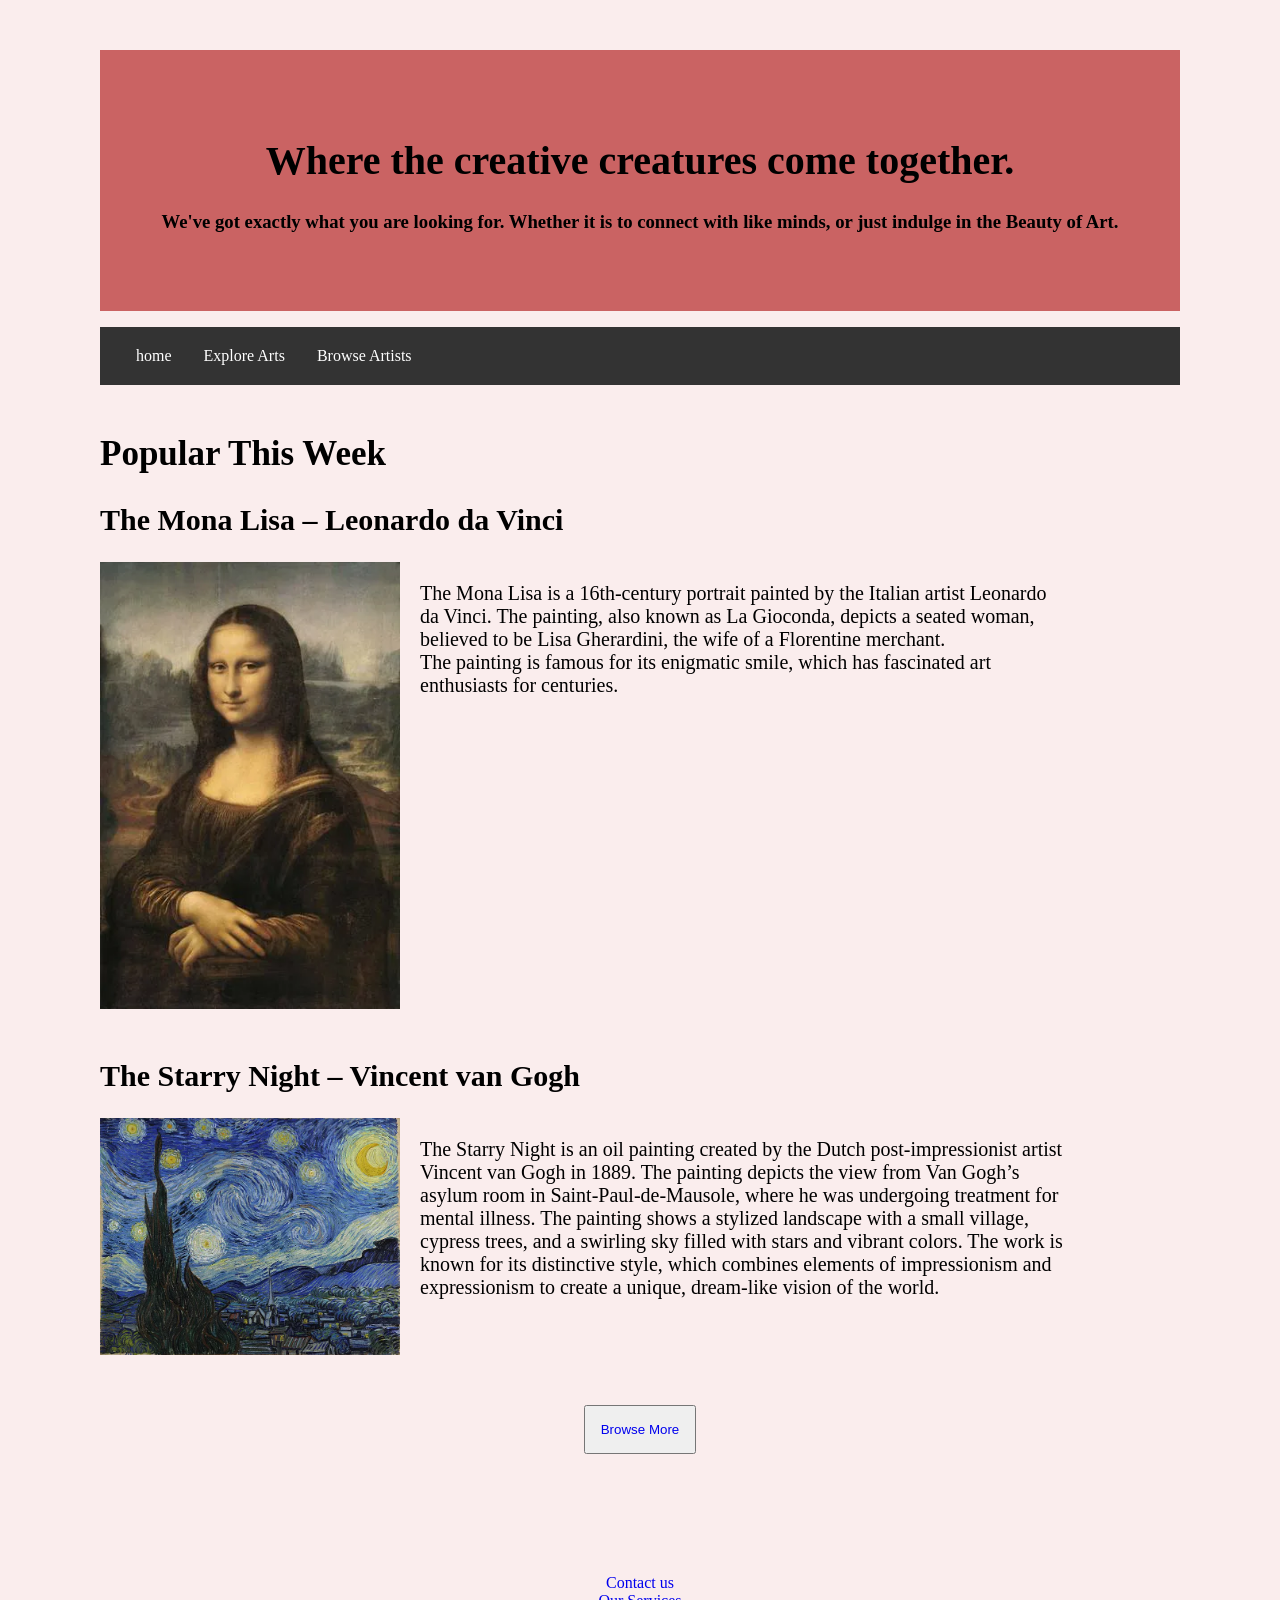
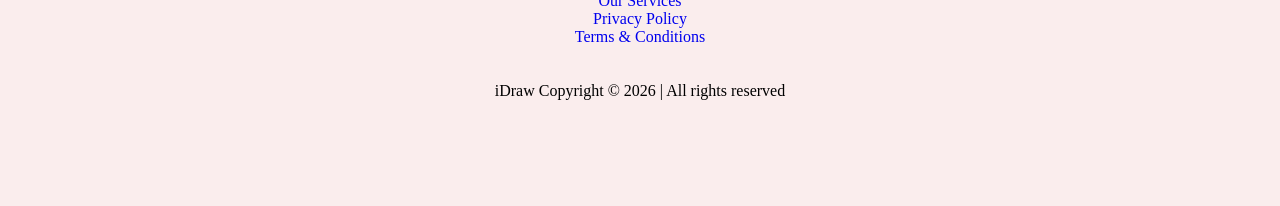
<file: task-1/index.html>
<!DOCTYPE html>
<html>
	<head> 
		<title> iDraw </title> 
		<link rel="stylesheet" href="./index.css">
	</head>

	<body>
		<header> 
			<h1> Where the creative creatures come together. </h1> 
			<h3> We've got exactly what you are looking for. Whether it is to connect with like minds, or just indulge in the Beauty of Art. <h3>
		</header>
		<nav> 
			<ul>
				<li> <a href="./index.html"> home </a> </li>
				<li> <a href="/explore"> Explore Arts </a> </li>
				<li> <a href="/browse"> Browse Artists </a> </li>
		</nav>
		
		<main>
			<h2 id="popular"> Popular This Week </h2>
			
			<section>
				<h1> The Mona Lisa – Leonardo da Vinci </h1>
				
				<div class="content">
				<img src="./assets/Mona-Lisa_50.webp">
				<p>
					The Mona Lisa is a 16th-century portrait painted by the Italian artist Leonardo da Vinci. The painting, also known as La Gioconda, depicts a seated woman, believed to be Lisa Gherardini, the wife of a Florentine merchant. <br> The painting is famous for its enigmatic smile, which has fascinated art enthusiasts for centuries.
				</p>
				</div>
			</section>
			
			<section>
				<h1>  The Starry Night – Vincent van Gogh </h1>

				<div class="content">
				<img src="./assets/Van-Gogh-Starry-Night.webp">
				<p> 
					The Starry Night is an oil painting created by the Dutch post-impressionist artist Vincent van Gogh in 1889. The painting depicts the view from Van Gogh’s asylum room in Saint-Paul-de-Mausole, where he was undergoing treatment for mental illness. The painting shows a stylized landscape with a small village, cypress trees, and a swirling sky filled with stars and vibrant colors. The work is known for its distinctive style, which combines elements of impressionism and expressionism to create a unique, dream-like vision of the world.
				</p>
				</div>
			</section>

			<div id="btn" style="text-align: center;">
				<button> <a href="/browse"> Browse More </a> </button>
			</div>
		</main>
		
		<footer> 
			<ul> 
				<li> <a href="#"> Contact us </a> </li> 
				<li> <a href="#"> Our Services </a> </li> 
				<li> <a href="#"> Privacy Policy </a> </li> 
				<li> <a href="#">Terms & Conditions</a> </li>
			<ul>
			<p id="copyright"> iDraw Copyright © 2026 | All rights reserved </p>

		</footer>
	</body>
</html>
</file>
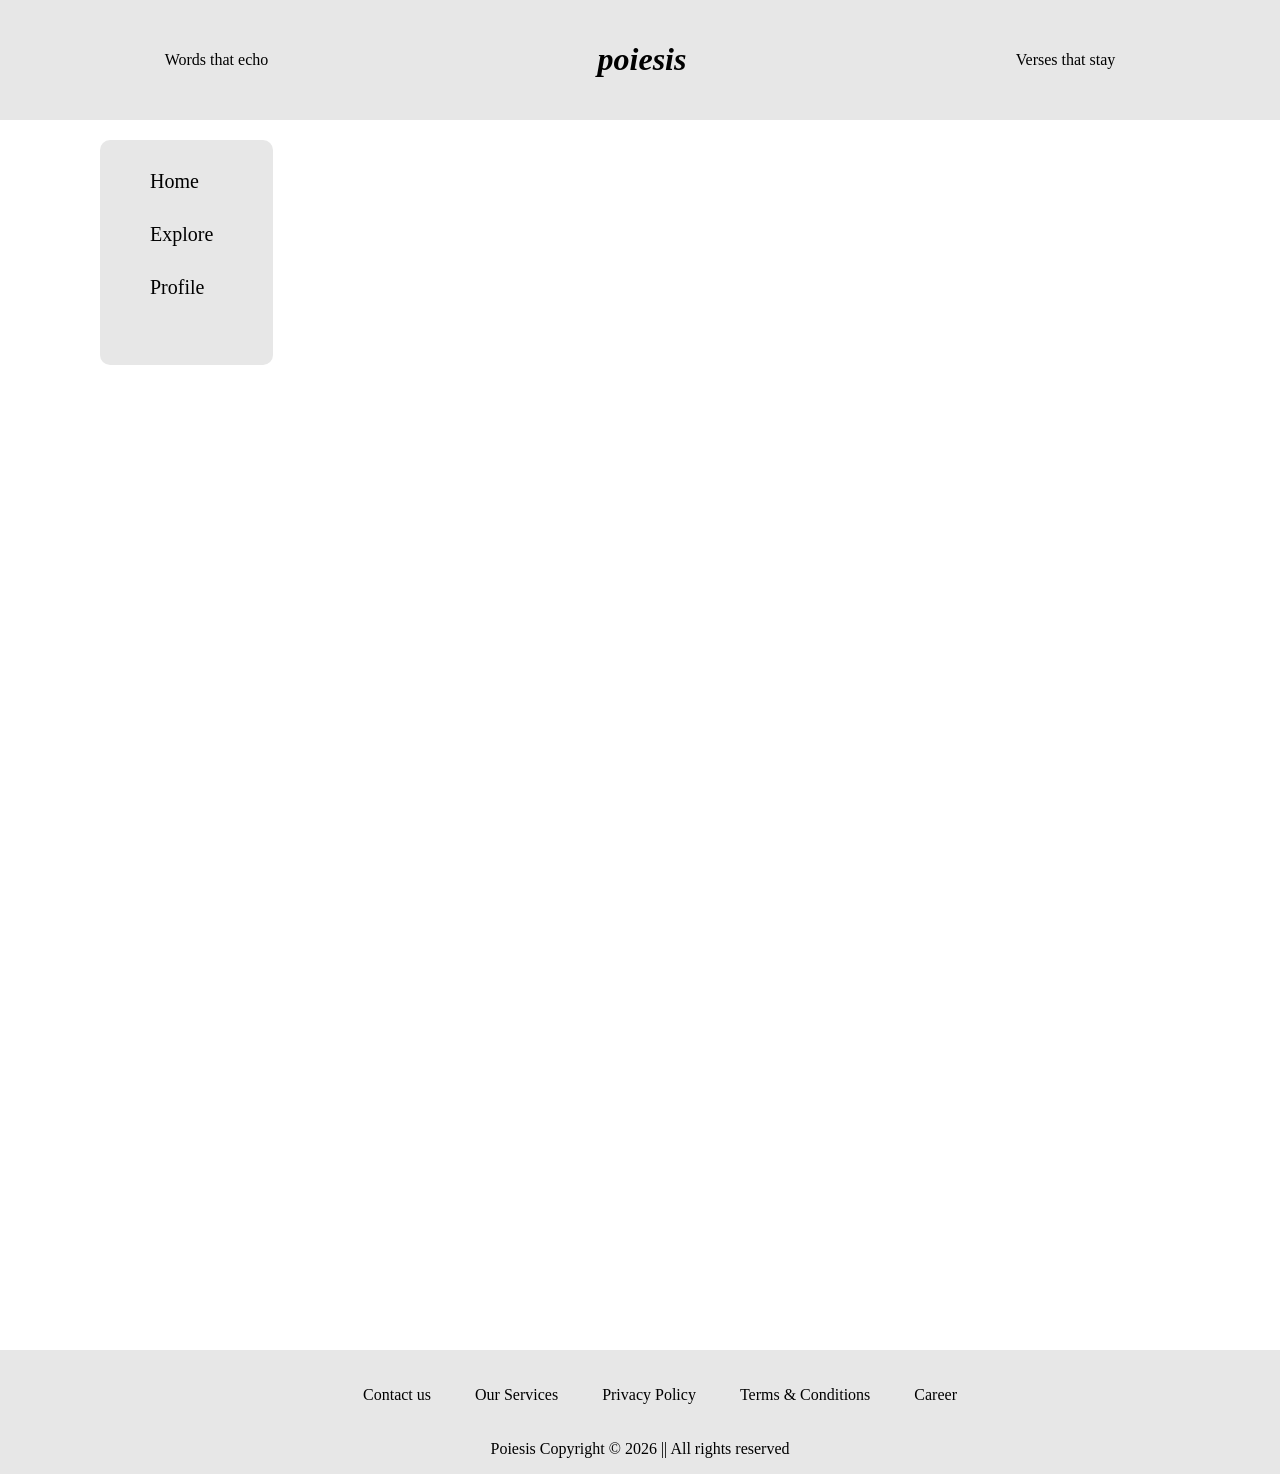
<file: task-10/index.html>
<!DOCTYPE html>
<html lang="en">
	<head>
		<link rel="stylesheet" href="index.css" />
	</head>
	
	<body>
		
		<div class="page">
	    
      <!-- Header -->
      <div class="header"> 
        <p> Words that echo </p>
        <h1 id="brand-name"> <i> poiesis </i> </h1>
        <p> Verses that stay </p>
      </div>


      <!-- Sticky side navigation bar -->
      <div class="left-sidebar"> 
        <a href="#home"> Home </a>
        <a href="#explore"> Explore </a>
				<a href="#profile"> Profile </a>
			</div>


		  <!-- Home Page -->
      <section id="home" class="main"> 
        <div class="item">
          <h1> Silhouette </h1>
          <h3> - Cyan Galaxy </h3>
          <!-- Preview -->
          <p> 
            Counting together as we step over the goal line,<br>
            We still didn't know a thing.<br>
            Going beyond that line, but seeing it gone when we looked back,<br>
            We still didn't know a thing.<br>
            <br>
            Sweltering, sweltering, sweltering…<br>
            Our shimmering sweat will pour on out!<br>
            <br>
            There are probably lots of things we don't even remember.<br>
            Every one of us is a silhouette.<br>
            We've pretended to forget the things we held dear,<br>
            So we can just laugh<br>
            And say it's nothing.<br>
            <br>
          </p>
				</div>
				
				<div class="item">
          <h1> Echoes </h1>
          <h3> - Tsuki Neko </h3>
          <p>
            The mountains keep what voices leave,<br>
            a whisper folded into stone.<br>
            Each word returns to those who grieve<br>
            the sounds they thought were theirs alone.<br>
            <br>
            A name called out across the lake<br>
            comes back diminished, soft, and thin —<br>
            as if the world could only make<br>
            a lesser version of what's been.<br>
            <br>
            So speak with care into the dark.<br>
            What you release may find its way<br>
            back home, still carrying your mark,<br>
            with half the light — and twice the weight.
          </p>
        </div>

        <div class="item">
          <h1> Pretender </h1>
          <h3> - HIGH </h3>
          <p>
            My love story with you<br>
            It went just as expected<br>
            Once it starts, its a one-man show<br>
            Even if I stay by your side<br>
            In the end, I'm just a spectator<br> <br>
            An "I'm sorry" without emotion<br>
            Its as usual<br>
            Though it's not bad once you get used to it<br>
            My romance with you is the pattern of life<br>
            I knew it wouldn't continue<br> <br>
            In a more different setting With a more different relation<br>
            I wish I could choose what world line at which we meet<br>
            With a more different personality With a more different set of values<br>
            I wish I could convey my love But since its useless to hope
          </p>
        </div>
      </section>


      <!-- Explore Page -->
			<section id="explore" class="main"> 
        <h3 style="font-size: 28px;"> Profiles for you </h3>
				<div class="suggested-profiles"> 
					<div class="profile-item">
						<img src="./assets/profile1.png">
						<p> Cure Panda </p>
						<button> Follow </button>
					</div>

					<div class="profile-item">
						<img src="./assets/profile2.png">
						<p> Hitch Hiker </p>
						<button> Follow </button>
					</div>

					<div class="profile-item">
						<img src="./assets/profile3.png">
						<p> Tree </p>
						<button> Follow </button>
					</div>
				</div>

				<div class="trending">
					<h3 style="padding-bottom: 6px;"> Trending Now </h3>

					<hr>
					<div class="trending-item"> 
						<p> 1. Trending </p>
						<a href="#" class="tag"> 🖋 Silhouette </a>
						<p> 22k Likes </p>
					</div>

					<hr>
					<div class="trending-item"> 
						<p> 2. Trending </p>
						<a href="#" class="tag"> 🖋 Echoes </a>
						<p> 13k Likes </p>
					</div>

					<hr>
					<div class="trending-item"> 
						<p> 3. Trending </p>
						<a href="#" class="tag"> 🖋 Pretender </a>
						<p> 8k Likes </p>
					</div>
				</div>
			</section>


      <!-- Profile Page -->
      <section id="profile" class="main">
        <h3 style="font-size: 28px;"> Your Profile </h3>
        <div class="profile-container">
          <img src="./assets/pfp.jpg" id="pfp" alt="profile picture">
          <p id="name"> Toothless </p>
          <p id="username"> toothless_dragon </p>
          <p id="joined"> Joined on 13, March, 2022 </p>
        </div>
      </section>
      

      <div class="footer">
        <div class="footer-row">
          <ul>
            <li><a href="#">Contact us</a></li>
            <li><a href="#">Our Services</a></li>
            <li><a href="#">Privacy Policy</a></li>
            <li><a href="#">Terms & Conditions</a></li>
            <li><a href="#">Career</a></li>
          </ul>
          <p> Poiesis Copyright © 2026 || All rights reserved </p>
        </div>
      </div>

		</div>
	</body>
</html>
</file>
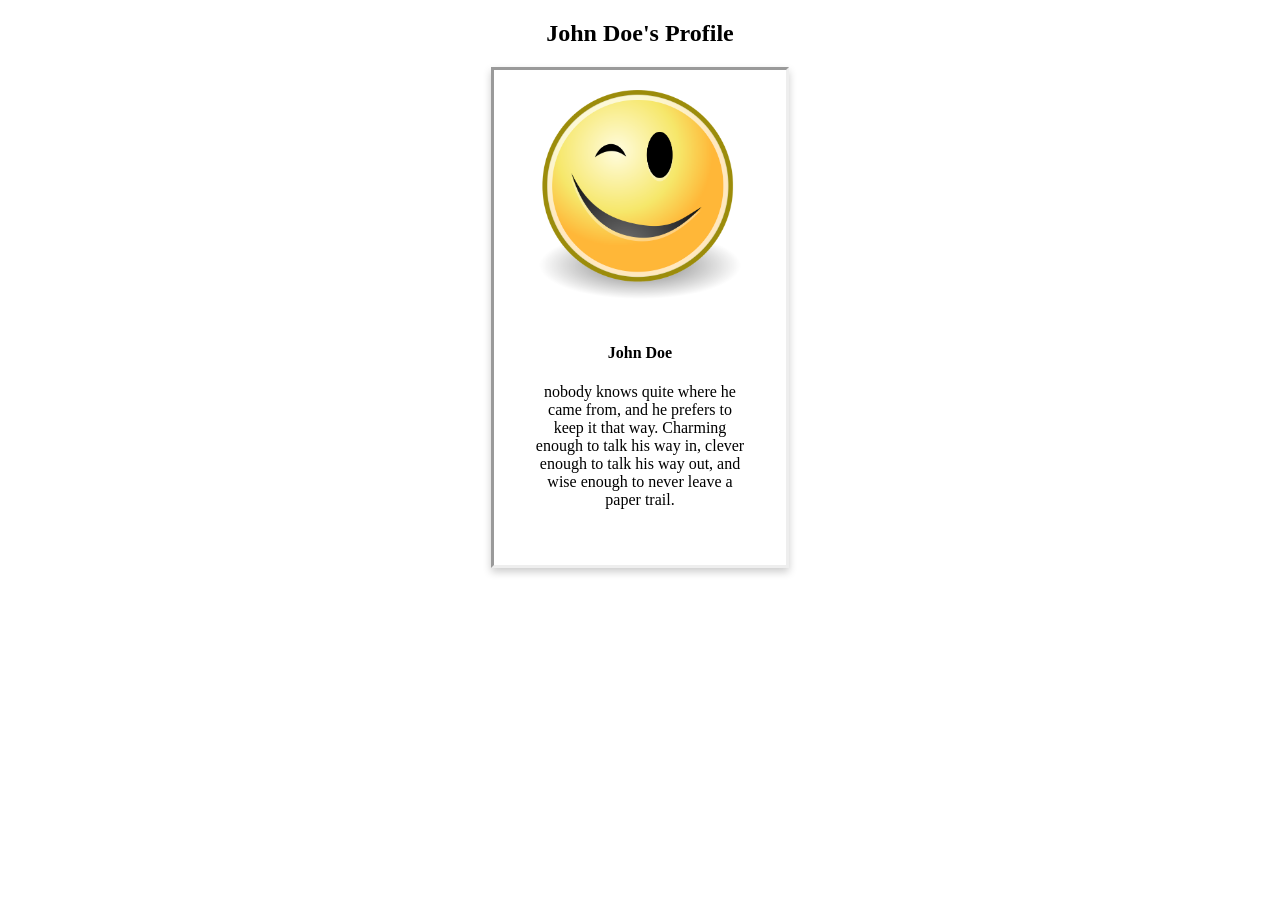
<file: task-2/index.html>
<!DOCTYPE html>
<html>
<head>
	<style>
		body {
			text-align: center;
		}

		.card {
			width: 20%;
			margin: auto;
			box-shadow: 0 4px 8px 0 rgba(0,0,0,0.2);
			transition: 0.2s;
			border-style: inset;
			padding: 20px;
		}

		.card:hover {
			box-shadow: 0 8px 16px 0 rgba(0,0,0,0.2);
			background-color: #FCFCE8;
		}
	</style>
</head>

<body>
	<h2> John Doe's Profile </h2>

	<div class="card">
  		<img src="./assets/pfp.png" alt="pfp" style="width:80%">
  		
		<div class="container" style="padding: 20px">
    			<h4><b>John Doe</b></h4> 
    			<p> nobody knows quite where he came from, and he prefers to keep it that way. Charming enough to talk his way in, clever enough to talk his way out, and wise enough to never leave a paper trail. </p> 
  		</div>
	</div>
</body>

</html>
</file>
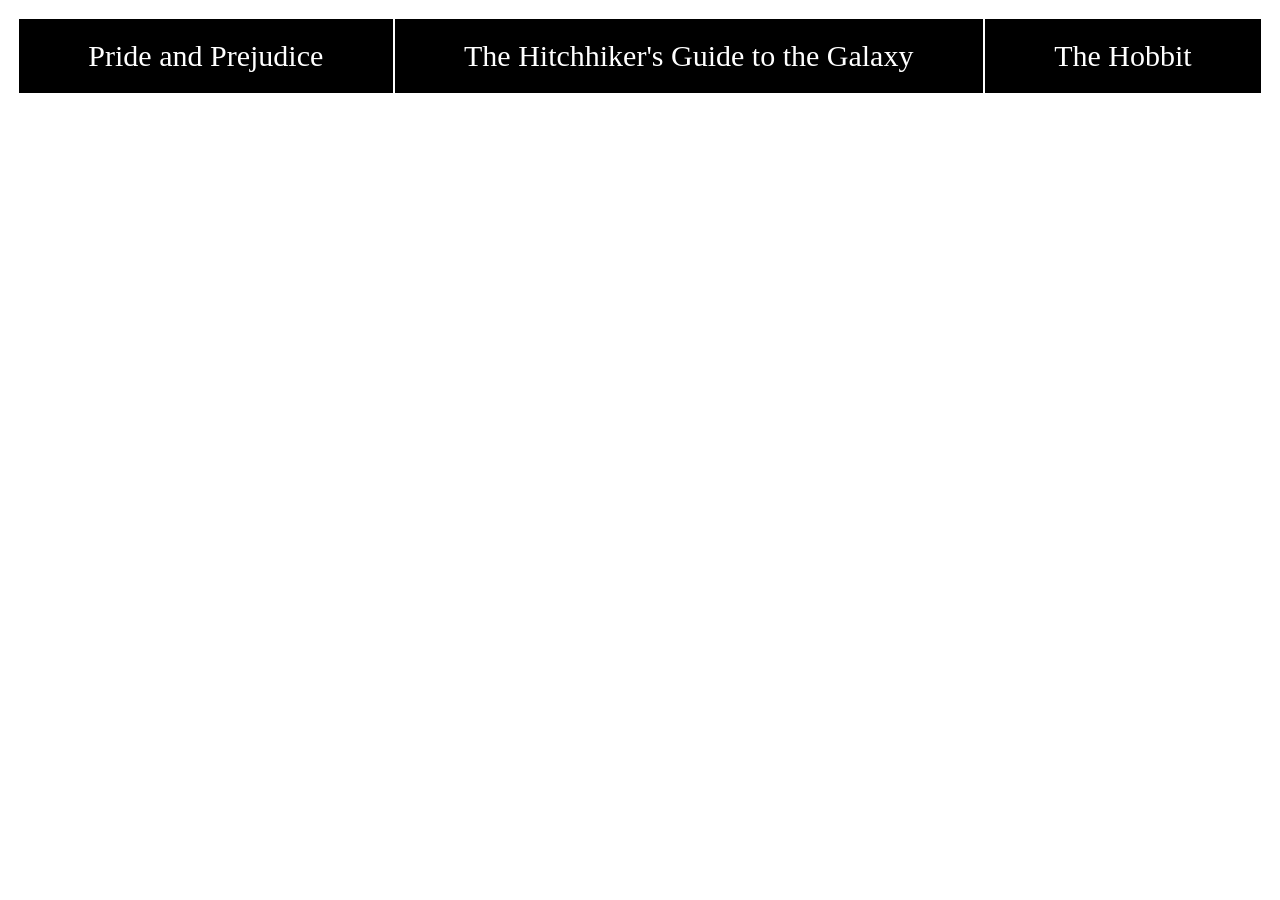
<file: task-3/index.html>
<!DOCTYPE html>

<html>
<head>
	<style>
		.container {
			display: grid;
			grid-template-columns: auto auto auto;
			padding: 10px;
		}
		
		@media (max-width: 768px) {
			.container {
				display: grid;
				grid-template-columns: auto;
				padding: 10px;
			}
		}
		
		.container div {
			background-color: black;
			color: white;
			font-size: 30px;
			padding: 20px;
			border: 1px solid white;
			text-align: center;
		}

	</style>
</head>

<body>
	<div class="container">
		<div> Pride and Prejudice </div>
		<div> The Hitchhiker's Guide to the Galaxy </div>
		<div> The Hobbit </div>
	</div>
</body>

</html>
</file>
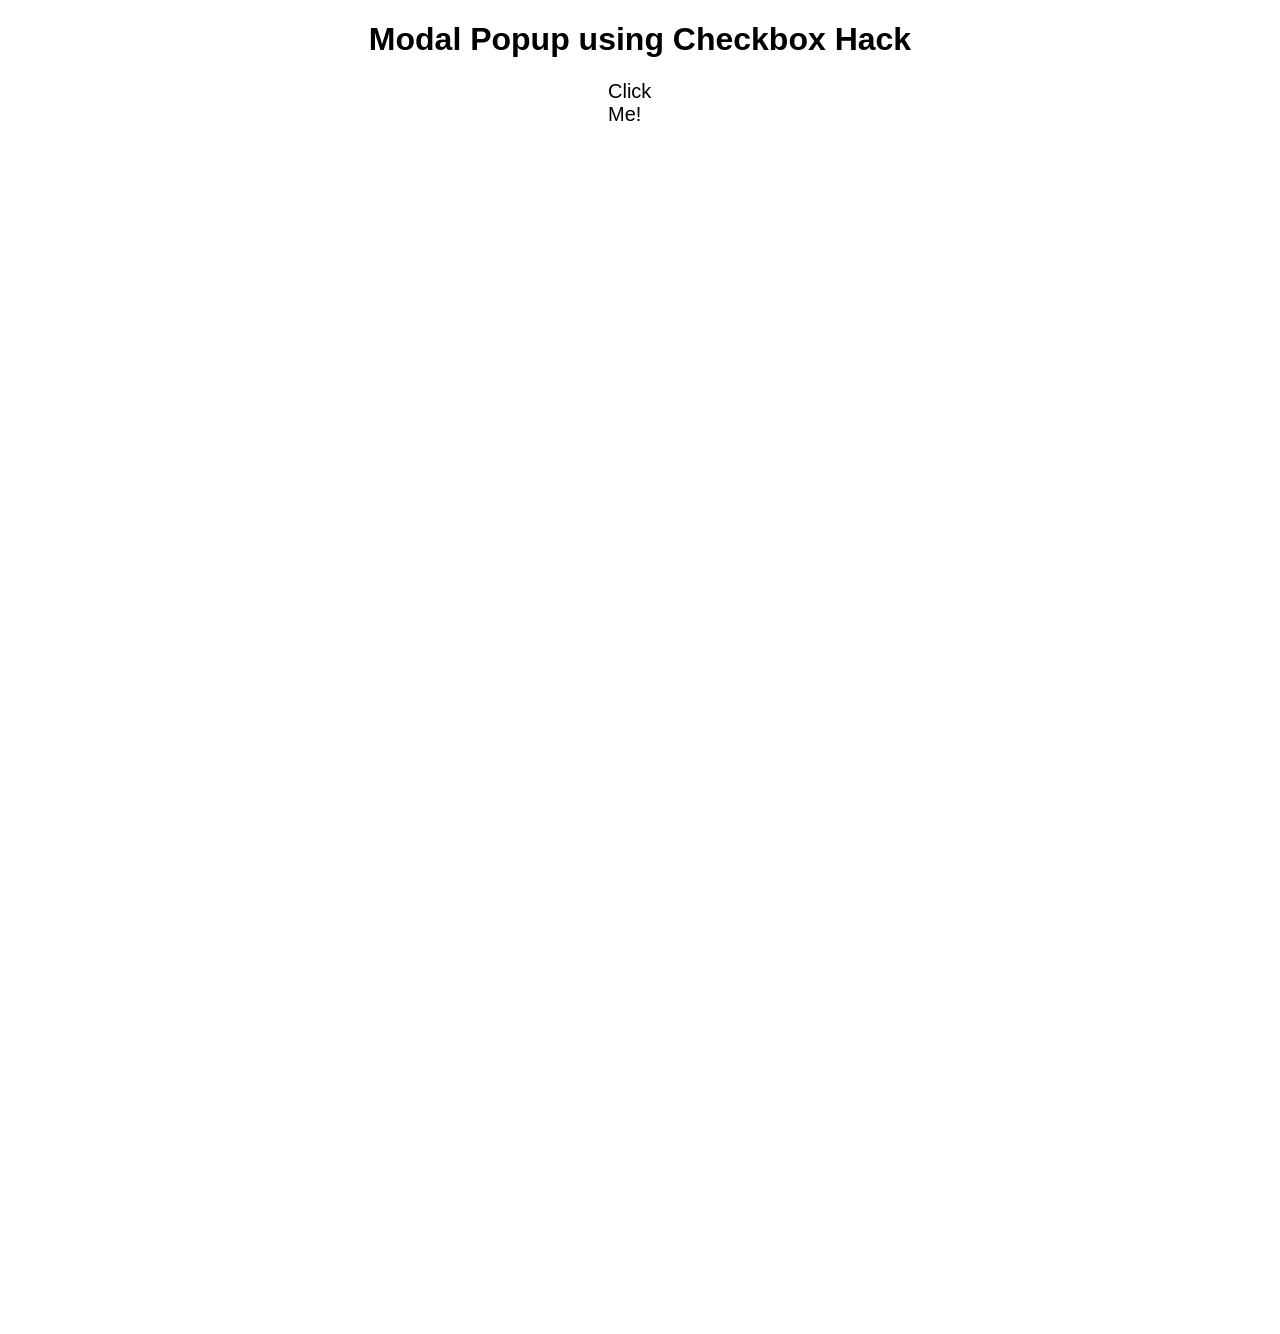
<file: task-5/index.html>
<!DOCTYPE html>
<html>
	<head>
		<style>
			body {
				font-family: Arial;
			}
			
			.container {
				display: flex;
				flex-direction: column;
				align-items: center;
				height: 200px;
				margin: 20px 600px;
			}

			label {
				font-size: 20px;
				z-index: 3;
				position: relative;
			}
			
			#overlay {
				position: fixed;
				inset: 0;
				background-color: rgba(0,0,0,0.4);
				opacity: 0;
				visibility: hidden;
				transition: opacity 0.3s, background-color 3s;
				z-index: 1;
			}

			#checkbox:checked ~ #overlay {
				opacity: 1;
				visibility: visible;
			}
		
			#popup {
				opacity: 0;
				visibility: hidden;
				border: 1px solid black;
				border-radius: 5px;
				padding: 10px;
				margin: 20px;
				box-shadow: 10px 10px 5px lightblue;
				transition: opacity 2s;
				z-index: 2;
			}
			
			#checkbox:checked ~ #popup {
				opacity: 1;
				visibility: visible;
				background-color: white;
			}

			#checkbox {
				display: none;
			}
			
		</style>
	</head>
	
	<body>
		<h1 style="text-align: center"> Modal Popup using Checkbox Hack </h1>
			
		<div class="container">
			<input type="checkbox" id="checkbox">
			<label for="checkbox"> Click Me! </label>
			
			<div id="overlay"></div>
			
			<div id="popup">
				<p> Hurricane Hilary was a large and intense Pacific hurricane in August 2023 that brought torrential rainfall to the Pacific Coast of Mexico and the Southwestern United States, resulting in widespread flooding. It was the eighth named storm, sixth hurricane, and fourth major hurricane of the active and highly destructive 2023 Pacific hurricane season. Hilary originated from a tropical wave south of Mexico on August 16, and became a hurricane a day later. It underwent rapid intensification, reaching maximum sustained winds of 140 mph (220 km/h) on August 18, making it a Category 4 storm on the Saffir–Simpson scale. Thousands of people evacuated to shelters as ports closed along the Pacific Coast of Mexico. </p>
			</div>
		</div>
	</body>
</html>

<!-- Still overlay is pending -->
</file>
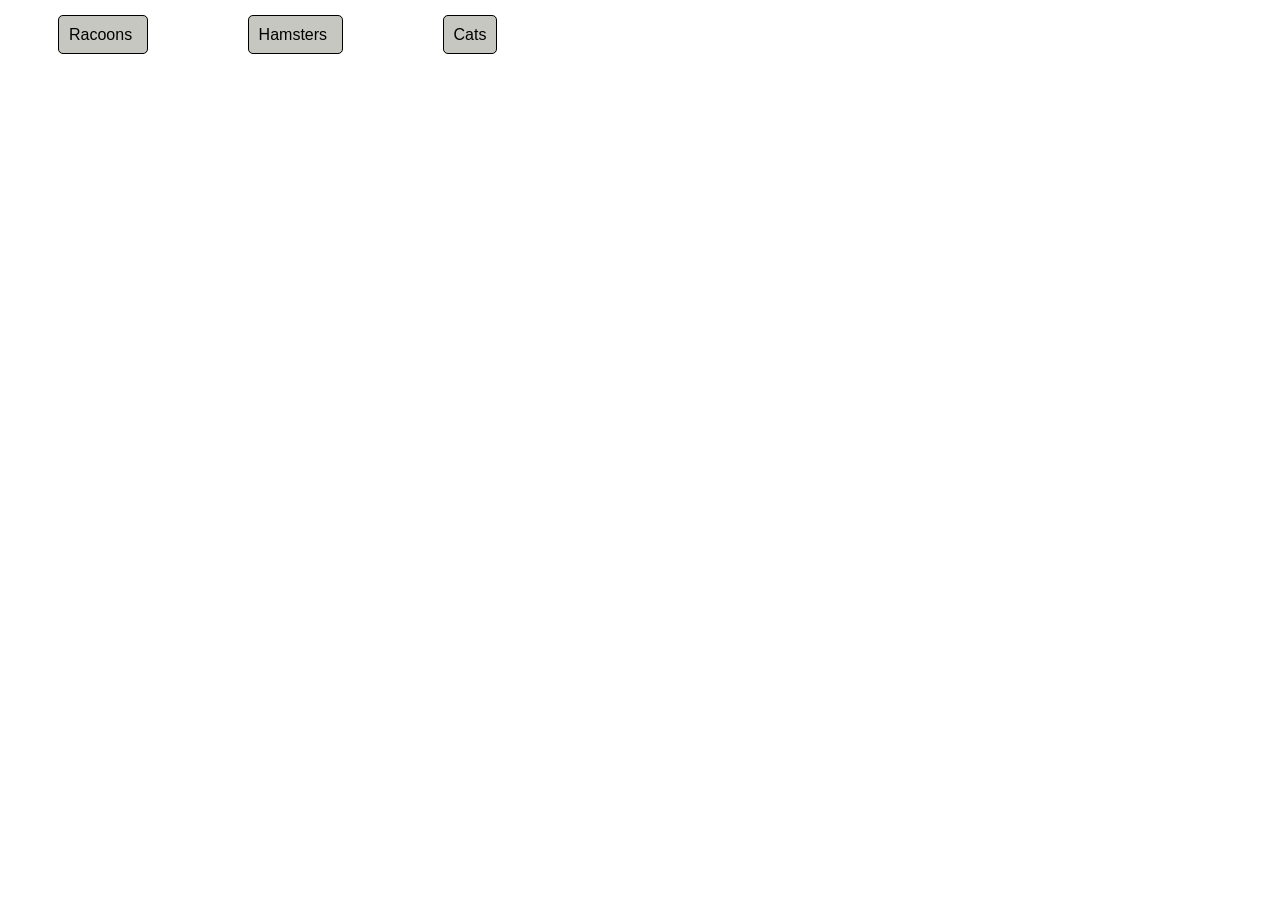
<file: task-6/index.html>
<!DOCTYPE html>
<html>
	<head>
		<style> 
			body { font-family: Arial; }
			
			input {
				display: none;
			}
			
			label {
				border: 1px solid black;
				padding: 10px;
				margin: 50px;
				border-radius: 5px;
				background-color: #C7C7C2;
			}

			.content {
				opacity: 0;
				visibility: hidden;
				position: absolute;
				transition: opacity 1.5s, background-color 3s;
				max-width: 60%;
				margin: 50px;
				padding: 10px;
				border: 1px solid black;
				border-radius: 5px;
				background-color: #C7C7C2;
			}

			#raccoons:checked ~ #raccoon-content { 
				opacity: 1;
				visibility: visible;
				box-shadow: 0 10px 16px 0;
			}
			
			#hamsters:checked ~ #hamster-content { 
				opacity: 1;
				visibility: visible; 
				box-shadow: 0 10px 16px 0;
			}
			
			#cats:checked ~ #cat-content { 
				opacity: 1;
				visibility: visible;
				box-shadow: 0 10px 16px 0;
			}

		</style>
	</head>
	<body>
		<br>
		<input type="radio" name="animals" id="raccoons">
		<label for="raccoons"> Racoons </label>

		<input type="radio" name="animals" id="hamsters">
		<label for="hamsters"> Hamsters </label>

		<input type="radio" name="animals" id="cats">
		<label for="cats"> Cats </label>

		<div class="content" id="raccoon-content"> 
			<img src="assets/raccoon.jpg" width="500px">
			<p> The raccoon (/rəˈkuːn/ or US: /ræˈkuːn/ ⓘ, Procyon lotor), sometimes called the North American, northern or common raccoon (also spelled racoon)[3] to distinguish it from other species of raccoon, is a mammal native to North America. It is the largest of the procyonid family, having a body length of 40 to 70 cm (16 to 28 in), and a body weight of 5 to 26 kg (11 to 57 lb). Its grayish coat mostly consists of dense underfur, which insulates it against cold weather. The animal's most distinctive features include its extremely dexterous front paws, its facial mask, and its ringed tail, which are common themes in the mythologies of the Indigenous peoples of the Americas surrounding the species. The raccoon is noted for its intelligence, and studies show that it can remember the solution to tasks for at least three years. It is usually nocturnal and omnivorous, eating about 40% invertebrates, 33% plants, and 27% vertebrates. </p>
		</div>
		<div class="content" id="hamster-content"> 
			<img src="assets/hamster.jpg" width="500px">
			<p> Hamsters are rodents (order Rodentia) belonging to the subfamily Cricetinae, which contains 19 species classified in seven genera.[1][2] They have become established as popular small pets.[3] The best-known species of hamster is the golden or Syrian hamster (Mesocricetus auratus), which is the type most commonly kept as a pet. Other hamster species commonly kept as pets are the three species of dwarf hamster, Campbell's dwarf hamster (Phodopus campbelli), the winter white dwarf hamster (Phodopus sungorus) and the Roborovski hamster (Phodopus roborovskii), and the less common Chinese hamster (Cricetulus griseus). </p>
		</div>
		<div class="content" id="cat-content"> 
			<img src="assets/cat.jpg" width="500px">
			<p> The cat (Felis catus), also called domestic cat and house cat, is a small carnivorous mammal. It is an obligate carnivore, requiring a predominantly meat-based diet. Its retractable claws are adapted to killing small prey species such as mice and rats. It has a strong, flexible body, quick reflexes, and sharp teeth, and its night vision and sense of smell are well developed. It is a social species, but a solitary hunter and a crepuscular predator. Cat communication includes meowing, purring, trilling, hissing, growling, grunting, and body language. It can hear sounds too faint or too high in frequency for human ears, such as those made by small mammals. It secretes and perceives pheromones. Cat intelligence is evident in its ability to adapt, learn through observation, and solve problems. Female domestic cats can have kittens from spring to late autumn in temperate zones and throughout the year in equatorial regions, with litter sizes often ranging from two to five kittens. </p>
		</div>
	</body>
</html>
</file>
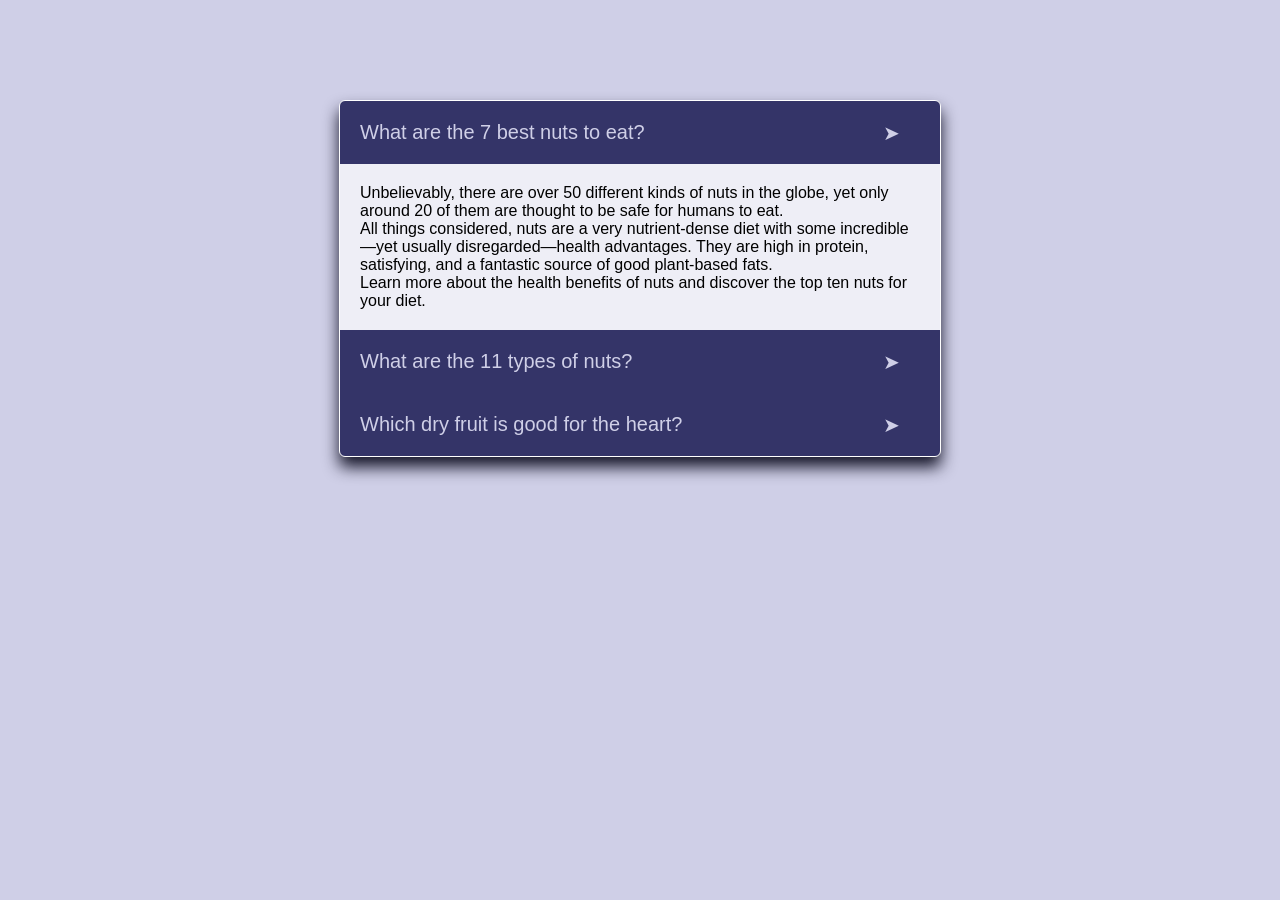
<file: task-8/index.html>
<!DOCTYPE html>
<html>
	<head>
		<link rel="stylesheet" href="./index.css">
	</head>
	
	<body>
		<div class="accordion"> 
			<div id="acc1"> 
				<label for="first"> What are the 7 best nuts to eat? <span> ➤ </span> </label>
				<input type="checkbox" id="first" checked>
				<div id="content-first">
					Unbelievably, there are over 50 different kinds of nuts in the globe, yet only around 20 of them are thought to be safe for humans to eat. <br> All things considered, nuts are a very nutrient-dense diet with some incredible—yet usually disregarded—health advantages. They are high in protein, satisfying, and a fantastic source of good plant-based fats. <br> Learn more about the health benefits of nuts and discover the top ten nuts for your diet.
				</div>
			</div>

			<div id="acc2">
				<label for="second"> What are the 11 types of nuts? <span> ➤ </span> </label>
				<input type="checkbox" id="second">
				<div id="content-second">
					The 11 common types of culinary nuts—often used for snacking, baking, and cooking—are almonds, Brazil nuts, cashews, chestnuts, hazelnuts, macadamia nuts, peanuts (technically a legume), pecans, pine nuts, pistachios, and walnuts. These are popular for their rich flavor profiles and health benefits, including protein, healthy fats, and fiber.
				</div>
			
			</div>

			<div id="acc3">
				<label for="third"> Which dry fruit is good for the heart? <span> ➤ </span> </label>
				<input type="checkbox" id="third">
				<div id="content-third">
					Walnuts, almonds, pistachios, and cashews are excellent dry fruits for heart health, as they are packed with omega-3 fatty acids, healthy monounsaturated fats, fiber, and antioxidants that lower bad cholesterol (LDL) and reduce inflammation. Daily consumption of a small handful (20-30g) of unsalted nuts and dried fruits is recommended.
				</div>
			</div>
		</div>
	</body>
</html>
</file>
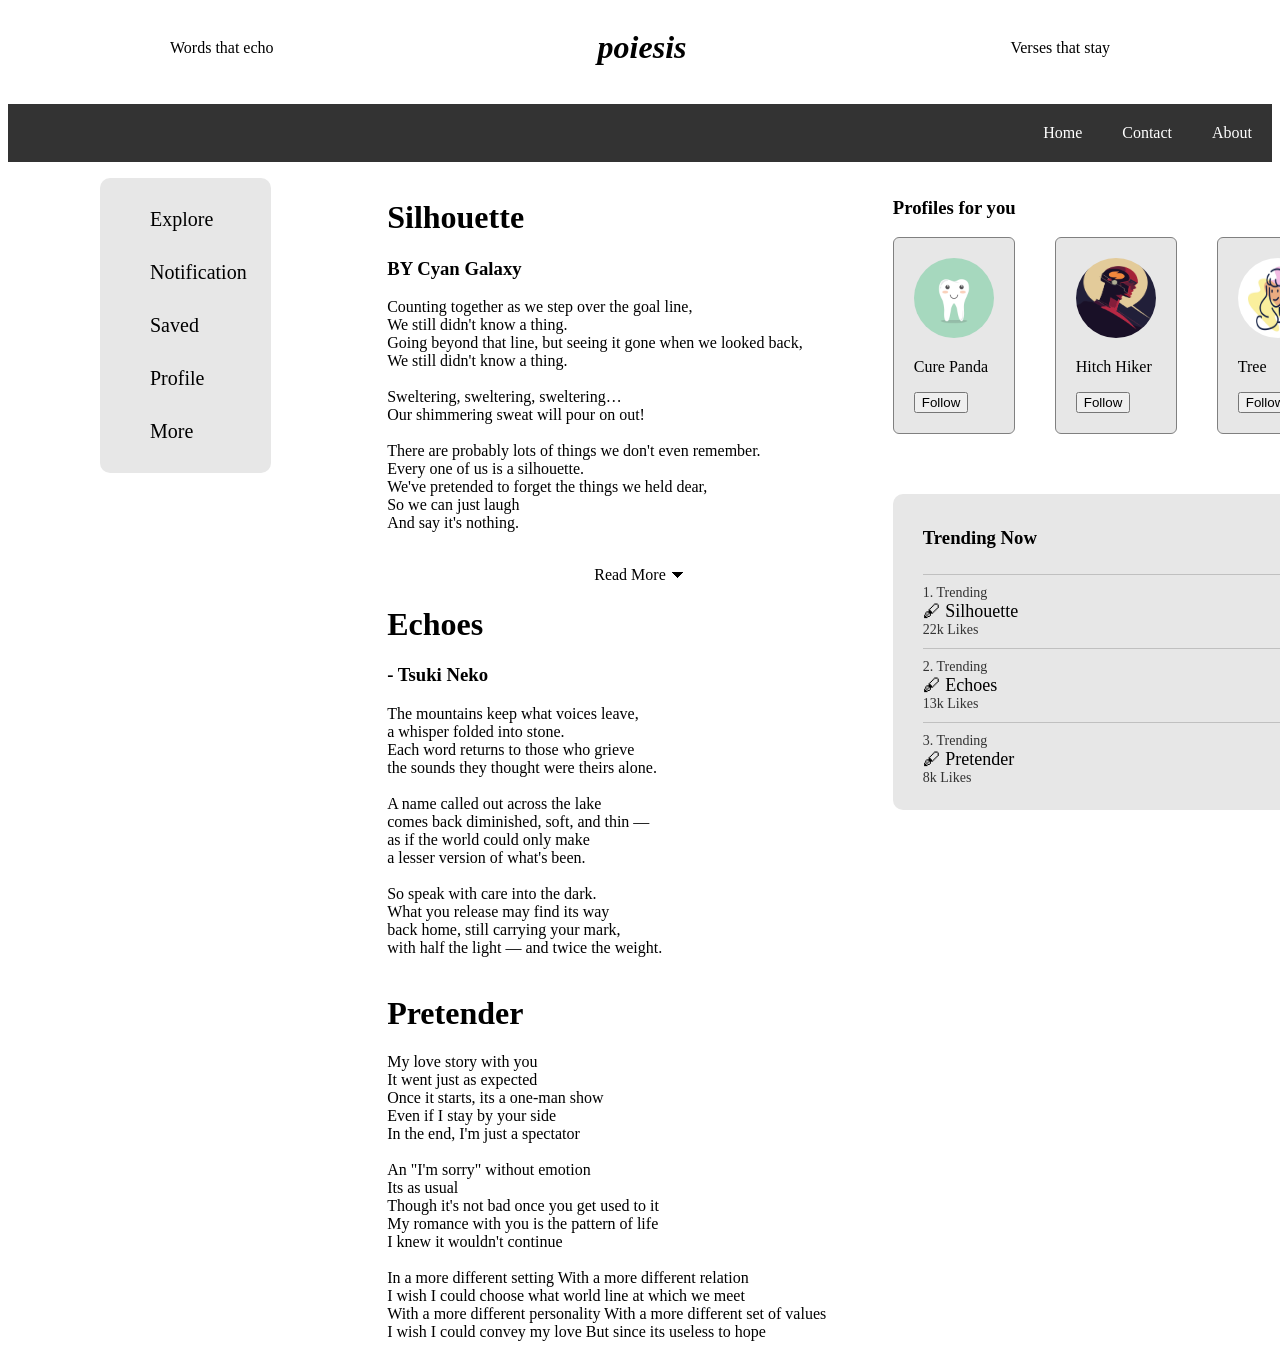
<file: task-9/index.html>
<!DOCTYPE html>
<html lang="en">
	<head>
		<link rel="stylesheet" href="index.css" />
	</head>
	
	<body>
		<div class="header"> 
			<p> Words that echo </p>
      <h1 id="brand-name"> <i> poiesis </i> </h1>
			<p> Verses that stay </p>
		</div>

		<div class="navbar"> 
			<ul>
				<li><a href="#about">About</a></li>
				<li><a href="#contact">Contact</a></li>
				<li><a href="#home">Home</a></li>
			</ul>
		</div>

		<div class="page">
			<div class="left-sidebar"> 
				<a href="#explore"> Explore </a>
				<a href="#notif"> Notification </a>
				<a href="#saved"> Saved </a>
				<a href="#profile"> Profile </a>
				<a href="#more"> More </a>
			</div>

			<div class="main"> 
				<div class="item">
          
          <input type="checkbox" id="modal1">
          
          <div class="preview">
            <h1> Silhouette </h1>
            <h3> BY Cyan Galaxy </h3>
            <!-- Preview -->
            <p> 
              Counting together as we step over the goal line,<br>
              We still didn't know a thing.<br>
              Going beyond that line, but seeing it gone when we looked back,<br>
              We still didn't know a thing.<br>
              <br>
              Sweltering, sweltering, sweltering…<br>
              Our shimmering sweat will pour on out!<br>
              <br>
              There are probably lots of things we don't even remember.<br>
              Every one of us is a silhouette.<br>
              We've pretended to forget the things we held dear,<br>
              So we can just laugh<br>
              And say it's nothing.<br>
              <br>
            </p>
            <label for="modal1" class="more"> Read More ⏷ </label> 
          </div>

					<!-- Full Modal -->
					<div class="overlay">
						<div class="modal">
              <label for="modal1" class="close"> <span style="float: right;"> &#x2715; </span> </label>
              <h1> Silhouette </h1>
              <h3> BY Cyan Galaxy </h3>
							<p>
                Counting together as we step over the goal line,<br>
                We still didn't know a thing.<br>
                Going beyond that line, but seeing it gone when we looked back,<br>
                We still didn't know a thing.<br>
                <br>
                Sweltering, sweltering, sweltering…<br>
                Our shimmering sweat will pour on out!<br>
                <br>
                There are probably lots of things we don't even remember.<br>
                Every one of us is a silhouette.<br>
                We've pretended to forget the things we held dear,<br>
                So we can just laugh<br>
                And say it's nothing.<br>
                <br>
                As we count together, we all remember:<br>
                We wanted to have it all.<br>
                I know… Ahh, I've noticed already…<br>
                The hands on the clock… these days… can't be stopped.<br>
                Fighting, fighting, fighting for ownership,<br>
                Time and memories flow,<br>
                <br>
                Getting further, further, further away…<br>
                There are probably lots of things we don't even remember, every one of us is a silhouette.<br>
                Everything we've worried about,<br>
                We've tried to sweep under the carpet,<br>
                So we can just laugh and say it's nothing.<br>
                <br>
                Lightly, nimbly, they dance…<br>
                Just like those leaves, having a singular purpose, I want to proceed free from unease.<br>
                <br>
                There are probably lots of things we don't even remember,<br>
                But there are also things that will never change.<br>
                And you, who taught me this<br>
                Are an unfading, unfading silhouette.<br>
                <br>
                Clutching the things we wish to hold dear, we'll become more mature,<br>
                Always protecting them, never letting them go.<br>
                Then someday…<br>
                We'll be able to laugh about it all.<br>
                <br>
                Lightly, nimbly, they dance…<br>
                Those leaves fly into the distance.
							</p>
						</div>
					</div>
				</div>
				
				<div class="item">
          <h1> Echoes </h1>
          <h3> - Tsuki Neko </h3>
          <p>
            The mountains keep what voices leave,<br>
            a whisper folded into stone.<br>
            Each word returns to those who grieve<br>
            the sounds they thought were theirs alone.<br>
            <br>
            A name called out across the lake<br>
            comes back diminished, soft, and thin —<br>
            as if the world could only make<br>
            a lesser version of what's been.<br>
            <br>
            So speak with care into the dark.<br>
            What you release may find its way<br>
            back home, still carrying your mark,<br>
            with half the light — and twice the weight.
          </p>
        </div>

        <div class="item">
          <h1> Pretender </h1>
          <h3> </h3>
          <p>
            My love story with you<br>
            It went just as expected<br>
            Once it starts, its a one-man show<br>
            Even if I stay by your side<br>
            In the end, I'm just a spectator<br> <br>
            An "I'm sorry" without emotion<br>
            Its as usual<br>
            Though it's not bad once you get used to it<br>
            My romance with you is the pattern of life<br>
            I knew it wouldn't continue<br> <br>
            In a more different setting With a more different relation<br>
            I wish I could choose what world line at which we meet<br>
            With a more different personality With a more different set of values<br>
            I wish I could convey my love But since its useless to hope
          </p>
        </div>
      </div>


			<div class="right-sidebar"> 
				<h3> Profiles for you </h3>
				<div class="suggested-profiles"> 
					<div class="profile-item">
						<img src="./assets/profile1.png">
						<p> Cure Panda </p>
						<button> Follow </button>
					</div>

					<div class="profile-item">
						<img src="./assets/profile2.png">
						<p> Hitch Hiker </p>
						<button> Follow </button>
					</div>

					<div class="profile-item">
						<img src="./assets/profile3.png">
						<p> Tree </p>
						<button> Follow </button>
					</div>
				</div>

				<div class="trending">
					<h3 style="padding-bottom: 6px;"> Trending Now </h3>

					<hr>
					<div class="trending-item"> 
						<p> 1. Trending </p>
						<a href="#" class="tag"> 🖋 Silhouette </a>
						<p> 22k Likes </p>
					</div>

					<hr>
					<div class="trending-item"> 
						<p> 2. Trending </p>
						<a href="#" class="tag"> 🖋 Echoes </a>
						<p> 13k Likes </p>
					</div>

					<hr>
					<div class="trending-item"> 
						<p> 3. Trending </p>
						<a href="#" class="tag"> 🖋 Pretender </a>
						<p> 8k Likes </p>
					</div>
				</div>
			</div>

		</div>
	</body>
</html>
</file>
<file: task-1/index.css>
body {
	background-color: #FAEDED;
	margin: 50px 100px;

}
header {
	padding: 60px;
	text-align: center;
	background: #CA6363;
	Color: ##571E1E;
}

h1 {
	font-family: "Lucida Console";
	font-size: 40px;
}

nav ul {
	list-style-type: none;
	padding: 20px;
	overflow: hidden;
	background-color: #333333;
}

nav ul li {
	float: left;
}

nav ul li a {
	color: white;
	text-align: center;
	padding: 14px 16px;
	text-decoration: none;
}

#popular {
	font-size: 35px;
	padding-top: 20px;
}

main {
	margin-bottom: 100px;
}

.content {
	margin-bottom: 50px;
	display: flex;
	gap: 20px;
	flex-direction: row;
}

@media (max-width: 768px) {
	.content {
	display: flex;
	flex-direction: column;
	margin-right: 0;
	}
}

.content img {
	width: 300px;
}

section h1 {
	font-size: 30px;
	font-color: #571E1E;
}

section p {
	font-size: 20px;
	width: 60%;
}

button {
	padding: 15px;
}

button a {
	text-decoration: none; 
}

footer ul {
	text-align: center;
	list-style-type: none;
	padding: 20px;
}

footer ul li a {
	text-align: center;
	padding: 14px 16px;
	text-decoration: none;
}
</file>
<file: task-10/index.css>
.header { grid-area: header; }
.nav { grid-area: nav; }
.left-sidebar { grid-area: left; }
.main { grid-area: main; }

html, body {
    position: relative;
    margin: 0;
    padding: 0;
    overflow: auto;
}

.page {
	display: grid;
	grid-template-columns: 30% 70%;
	grid-template-rows: auto auto 1fr auto;
	grid-template-areas:
		"header header"
		"nav nav"
		"left main"
		"footer footer";
}

.header {
	background-color: #E7E7E7;
	padding: 20px 0;
	margin-bottom: 20px;
}

.header {
	display: flex;
	flex-direction: row;
	justify-content: space-around;
	align-items: center;
}

.left-sidebar {
	height: 25vh;
	width: 45%;
	position: sticky;
	z-index: 1;
	top: 20px;
	left: 100px;
	border-radius: 10px;
	background-color: #E7E7E7;
}

.left-sidebar a {
	text-decoration: none;
	font-size: 20px;
	display: block;
	color: black;
	margin-left: 50px;
	margin-top: 30px;
	gap: 20px;
}

.main { 
	opacity: 0;
	visibility: hidden;
	max-height: auto;
	min-height: auto;
}

.main:target { 
	opacity: 1;
	visibility: visible;
}

/* Explore page styles */

.main#explore .suggested-profiles {
	display: flex;
	gap: 40px;
	margin-bottom: 60px;
}

.main#explore .suggested-profiles .profile-item {
	padding: 20px;
	border: 0.3px solid grey;
	border-radius: 6px;
	background-color: #E7E7E7;
}

.main#explore .suggested-profiles .profile-item img {
	width: 80px;
	height: 80px;
	border-radius: 80px;
}

.main#explore .trending {
	background-color: #E7E7E7;
	width: 420px;
	padding: 14px;
	padding-left: 30px;
	border-radius: 10px;
}

.main#explore .trending hr {
	border: none;
	border-top: 1px solid #c0c0c0;
	margin: 8px 0;
}

.main#explore .trending p {
	color: #333333;
	font-size: 14px;
}

.main#explore .trending a.tag {
	color: black;
	font-size: 18px;
	text-decoration: none;
}

.main#explore .trending-item {
	margin-bottom: 10px;
	margin-top: 10px;
}

.main#explore .trending-item p { margin: 0; }


/* Profile Page Styles */

.main#profile .profile-container {
	width: 35%;
	height: 40vh;
	display: flex;
  flex-direction: column;
  align-items: center;
	background-color: #E7E7E7;
	border: 0.3px solid black;
	border-radius: 6px;
	padding-top: 20px;
}

.main#profile #pfp {
	width: 200px;
	border-radius: 200px;

}

.main#profile #name {
	font-size: 25px;
	font-weight: 500;
	margin-bottom: 0;
}

.main#profile #username {
	margin-top: 0;
	color: #3B3B3B;
}

.footer {
	grid-area: footer;
	position: relative;
	bottom: 0;
	width: 100%;
	margin-top: 80px;
	background-color: #E7E7E7;
	text-align: center;
}

.footer .footer-row ul li {
	list-style-type: none;
	display: inline-block;
	padding: 20px;
}

.footer .footer-row ul a {
	text-decoration: none;
	cursor: pointer;
	color: black;
}

@media (max-width: 768px) {
	.page { grid-template-columns: 1fr; }
	
	.left-sidebar {
		grid-area: nav;
		display: flex;
		flex-direction: row;
		justify-content: center;
		width: auto;
		height: auto;
		background-color: #333333;
		border-radius: 0;
		top: 0px;
		padding-bottom: 20px;
	}

	.left-sidebar a {
		color: white;
	}
	
	.main { padding: 20px; }
	.main#profile .profile-container {
		width: 90%;
		height: auto;
	}
}
</file>
<file: task-8/index.css>
body {
	font-family: Arial;
	background-color: #CFCFE7;
}

.accordion {
	max-width: 600px;
	margin: 100px auto;
	background-color: #343468;
	border: 1px solid white;
	border-radius: 6px;
	box-shadow: 0 10px 16px 0 #151529;
}

.accordion div input { 
	display: none;
}

.accordion div label {
	color: #CFCFE7;
	font-size: 20px;
	font-weight: 500;
	cursor: pointer;
	display: block;
	padding: 20px;
}

.accordion div span {
	float: right;
	padding-right: 20px;
}

.accordion div div {
	opacity: 0;
	max-height: 0;
	overflow: hidden;
	background-color: #EEEEF6;
}

.accordion div input:checked + div {
	opacity: 1;
	max-height: 500px;
	padding: 20px;
	transition: max-height 1s ease, opacity 1s ease, padding 1s ease;
}
</file>
<file: task-9/index.css>
.header {grid-area: header;}
.navbar { grid-area: nav; }
.left-sidebar { grid-area: left; }
.main { grid-area: main; }
.right-sidebar { grid-area: right; }

.page {
	display: grid;
	grid-template-columns: 30% 40% 30%;
	grid-template-rows: auto auto 1fr auto;
	grid-template-areas:
		"header header header"
		"nav nav nav"
		"left main right"
}

.main {
	display: grid;
	grid-template-rows: auto;
}

.header {
	display: flex;
	flex-direction: row;
	justify-content: space-around;
	align-items: center;
}

.navbar ul {
	display: flex;
	flex-direction: row-reverse;
	padding: 20px;
	gap: 40px;
	list-style-type: none;
	background-color: #333333;
	cursor: pointer;
}

.navbar ul li a {
	text-decoration: none;
	color: white;
}

.left-sidebar {
	height: 25%;
	width: 45%;
	position: sticky;
	z-index: 1;
	top: 20px;
	left: 100px;
	border-radius: 10px;
	background-color: #E7E7E7;
}

.left-sidebar a {
	text-decoration: none;
	font-size: 20px;
	display: block;
	color: black;
	margin-left: 50px;
	margin-top: 30px;
	gap: 20px;
}

.main .item {
  position: relative;
}

.main .item .more {
  display: flex;
  justify-content: center;
  cursor: pointer;
}

.main .item input { display: none; }

.main .item .overlay {
  position: fixed;
  top: 0;
  left: 0;
  width: 100%;
  height: 100%;
	opacity: 0;
  visibility: hidden;
	background: rgba(0,0,0,0.8);
	padding: 20px;
	border-radius: 10px;
	z-index: 9999;
} 

.modal {
  position: absolute;
  top: 50%;
  left: 50%;
  transform: translate(-50%, -50%);

  background: white;
  padding: 30px;
	max-height: 80vh;
	overflow-y: auto;
	border-radius: 10px;
  max-width: 600px;
}

.main .item input:checked ~ .overlay {
  opacity: 1;
  visibility: visible;
  background-color: rgba(0,0,0,0.4);
}

	.right-sidebar {
	position: sticky;
	top: 0;
}

.right-sidebar .suggested-profiles {
	display: flex;
	gap: 40px;
	margin-bottom: 60px;
}

.right-sidebar .suggested-profiles .profile-item {
	padding: 20px;
	border: 0.3px solid grey;
	border-radius: 6px;
	background-color: #E7E7E7;
}

.right-sidebar .suggested-profiles .profile-item img {
	width: 80px;
	height: 80px;
	border-radius: 80px;
}

.right-sidebar .trending {
	background-color: #E7E7E7;
	width: 420px;
	padding: 14px;
	padding-left: 30px;
	border-radius: 10px;
}

.right-sidebar .trending hr {
	border: none;
	border-top: 1px solid #c0c0c0;
	margin: 8px 0;
}

.right-sidebar .trending p {
	color: #333333;
	font-size: 14px;
}

.right-sidebar .trending a.tag {
	color: black;
	font-size: 18px;
	text-decoration: none;
}

.trending-item {
	margin-bottom: 10px;
	margin-top: 10px;
}

.trending-item p { margin: 0; }

@media (max-width: 768px) {
	.right-sidebar {
		display: none;
	}

	.navbar {
		display: none;
	}
	
	.left-sidebar {
		grid-area: nav;
		display: flex;
		flex-direction: row;
		top: 0;
		height: auto;
		width: auto;
		background-color: #333333;
		border-radius: 0px;
		padding-bottom: 18px;
	}

	.left-sidebar a {
		color: white;
		font-size: 18px;
	}
}
</file>
